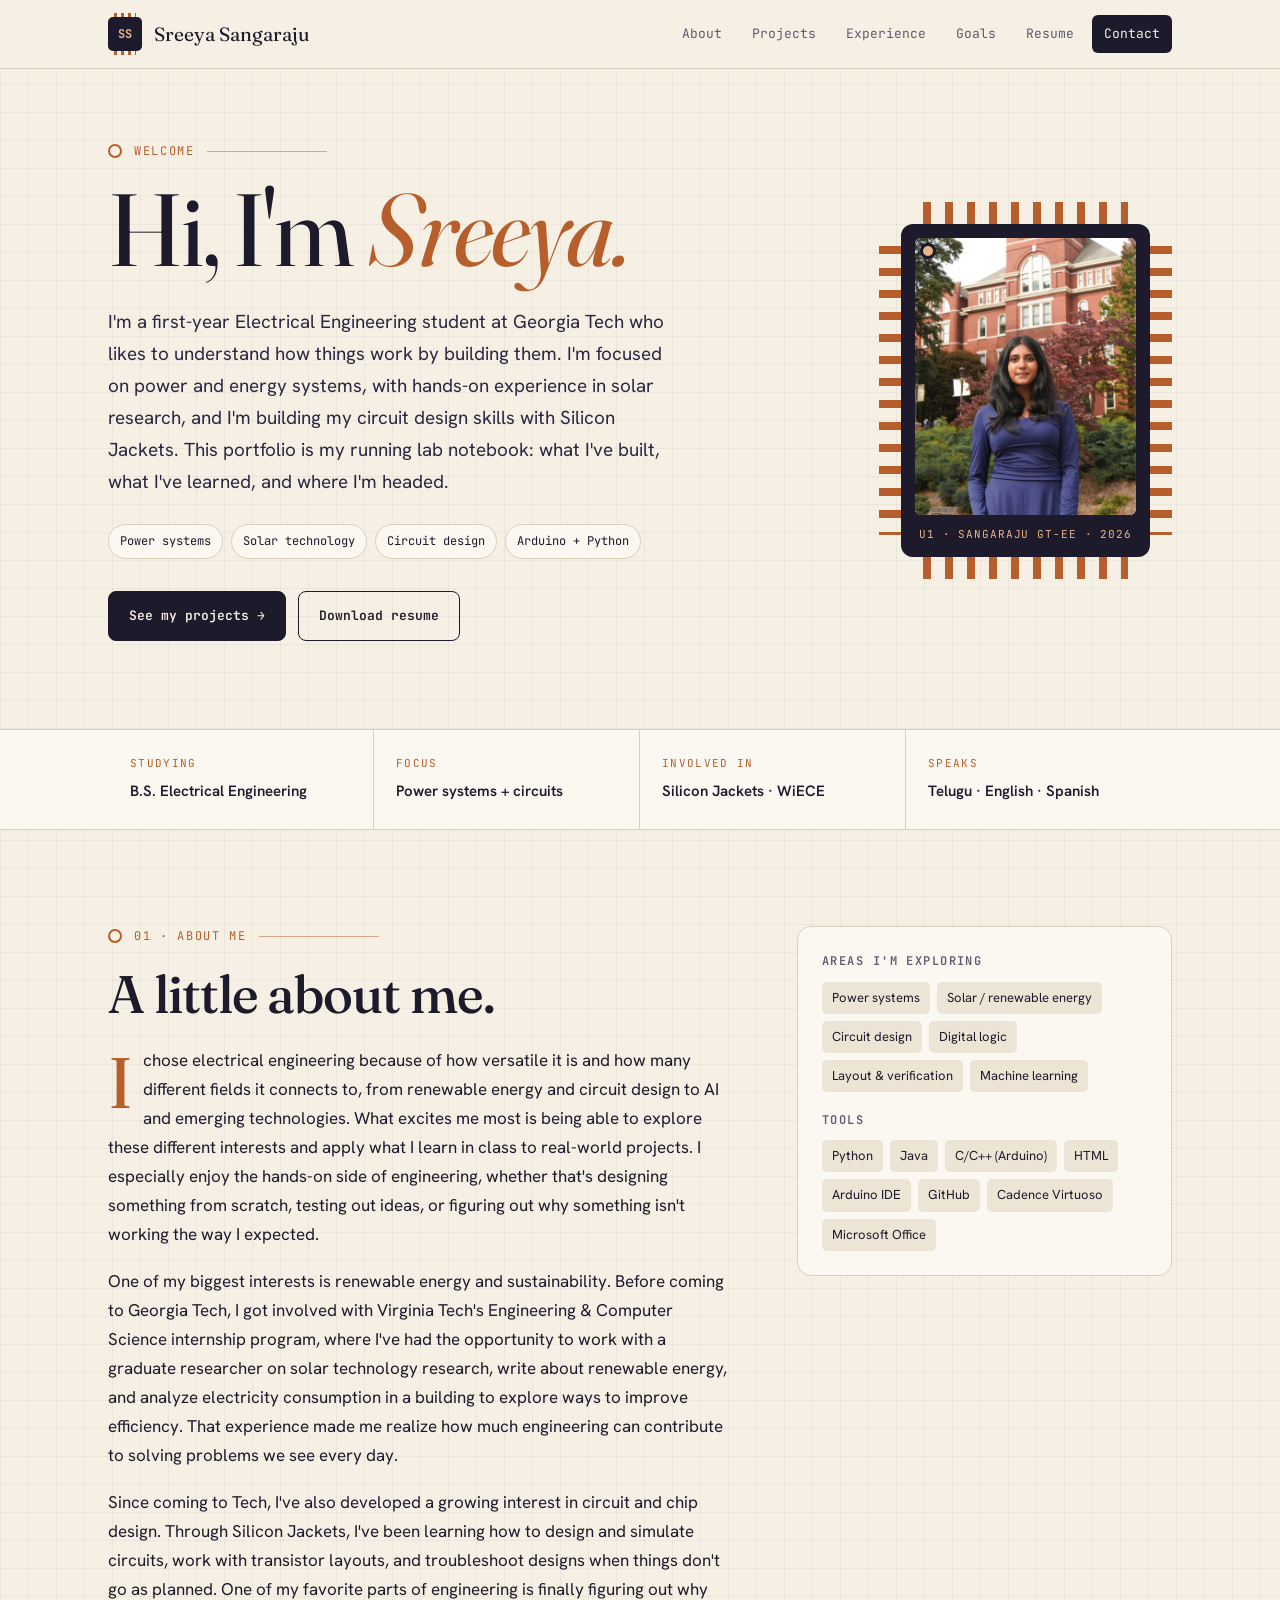
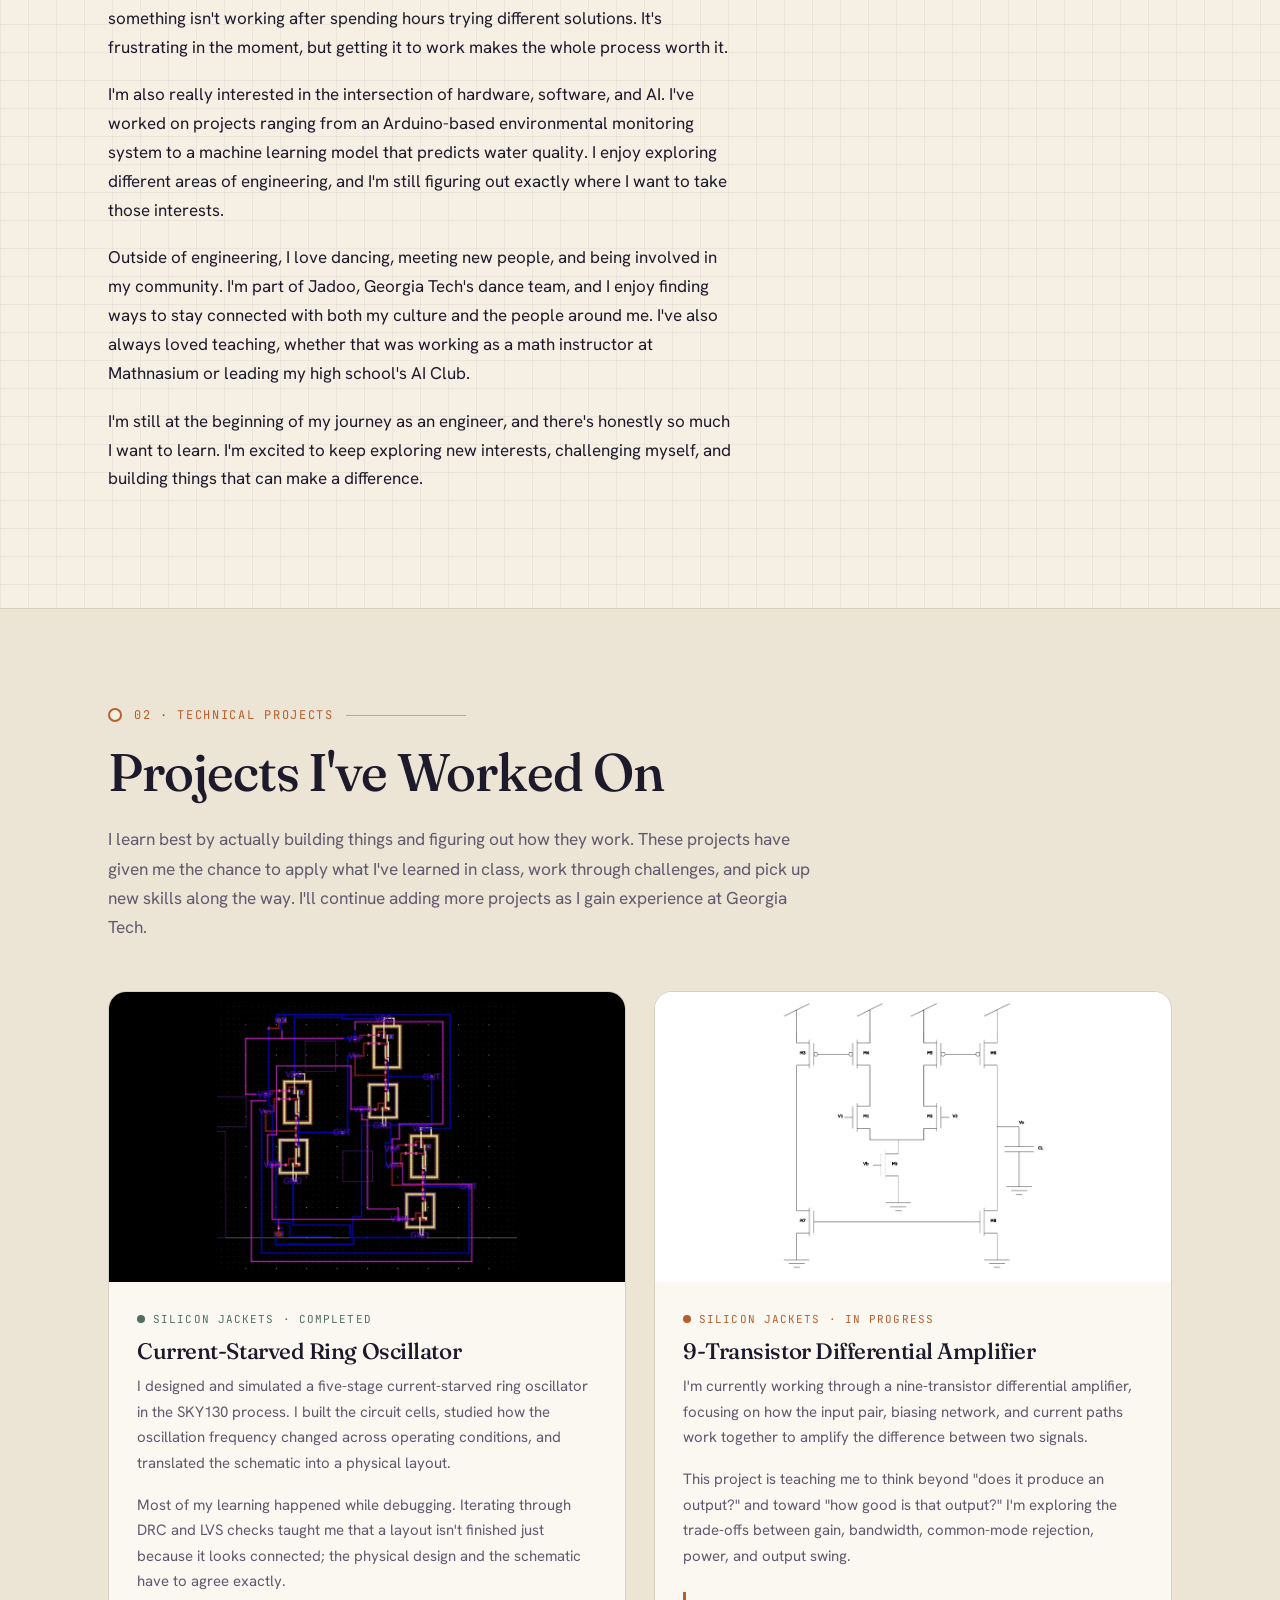
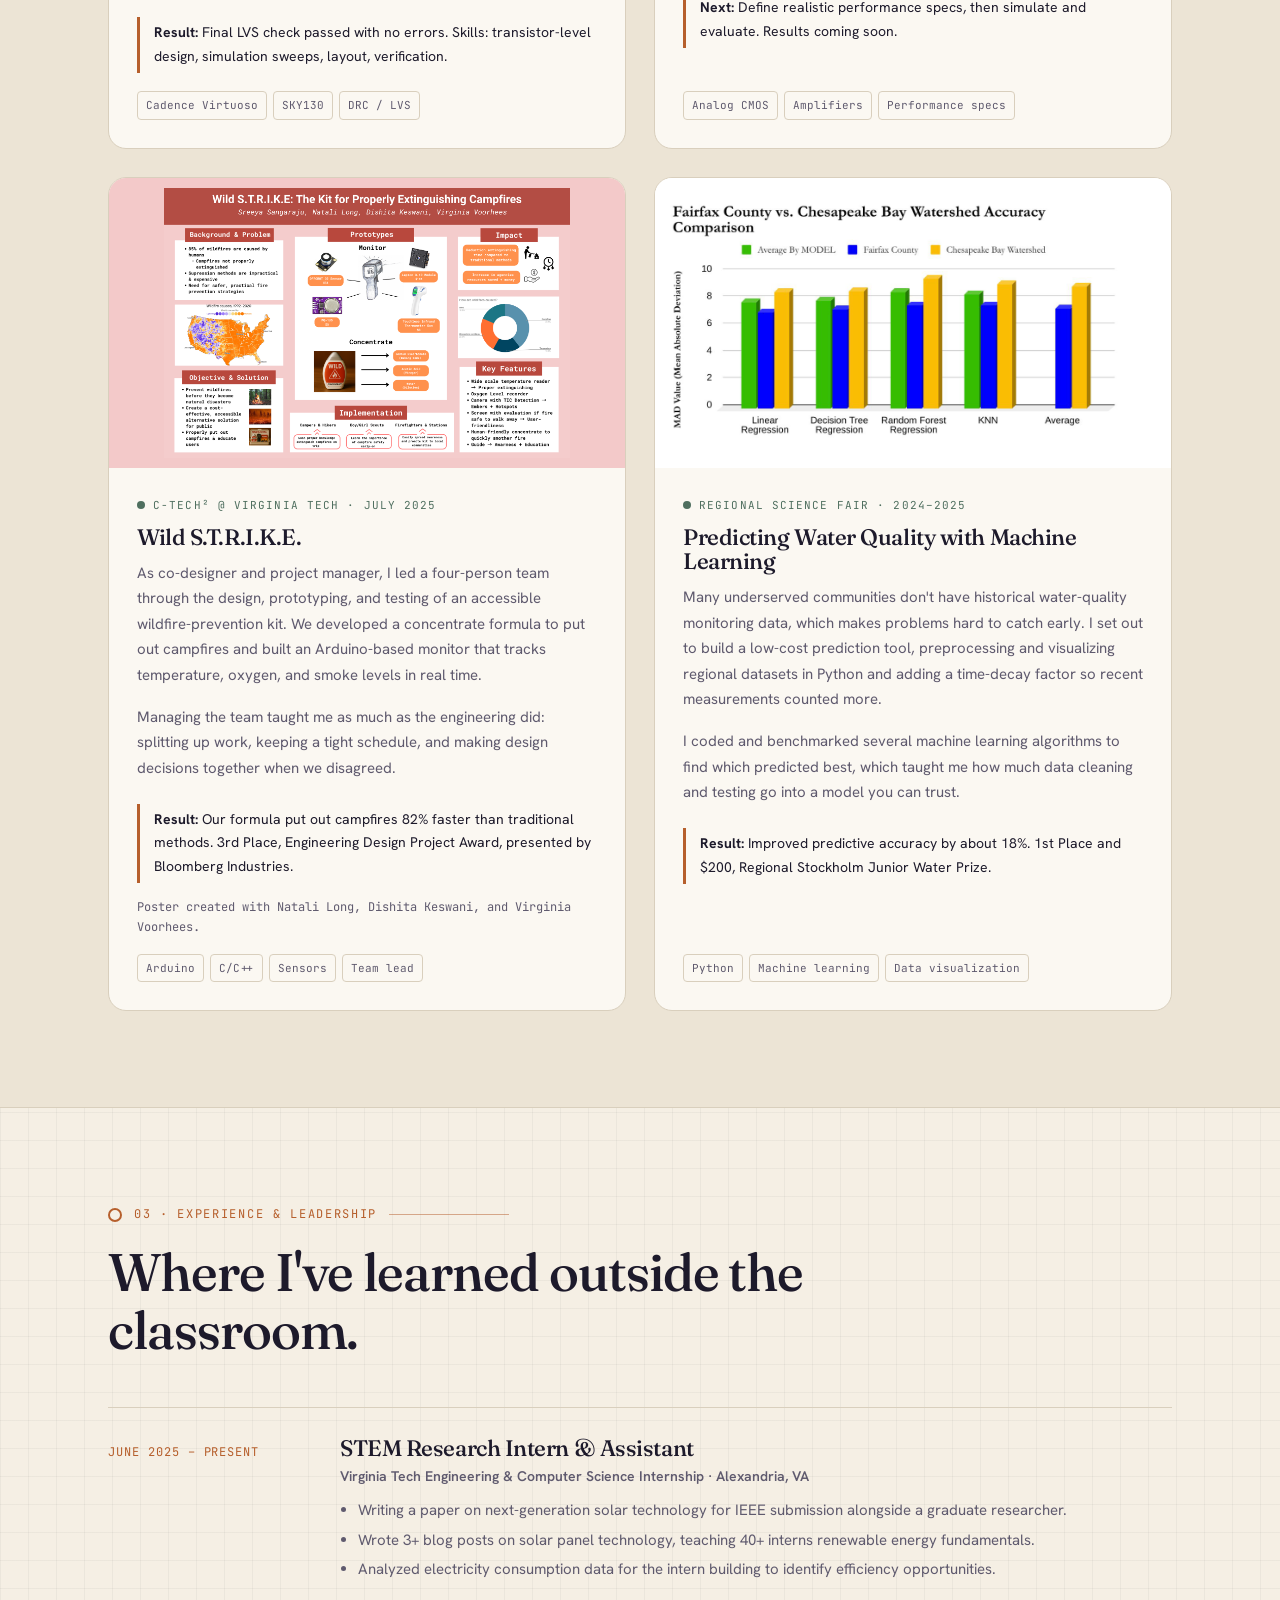
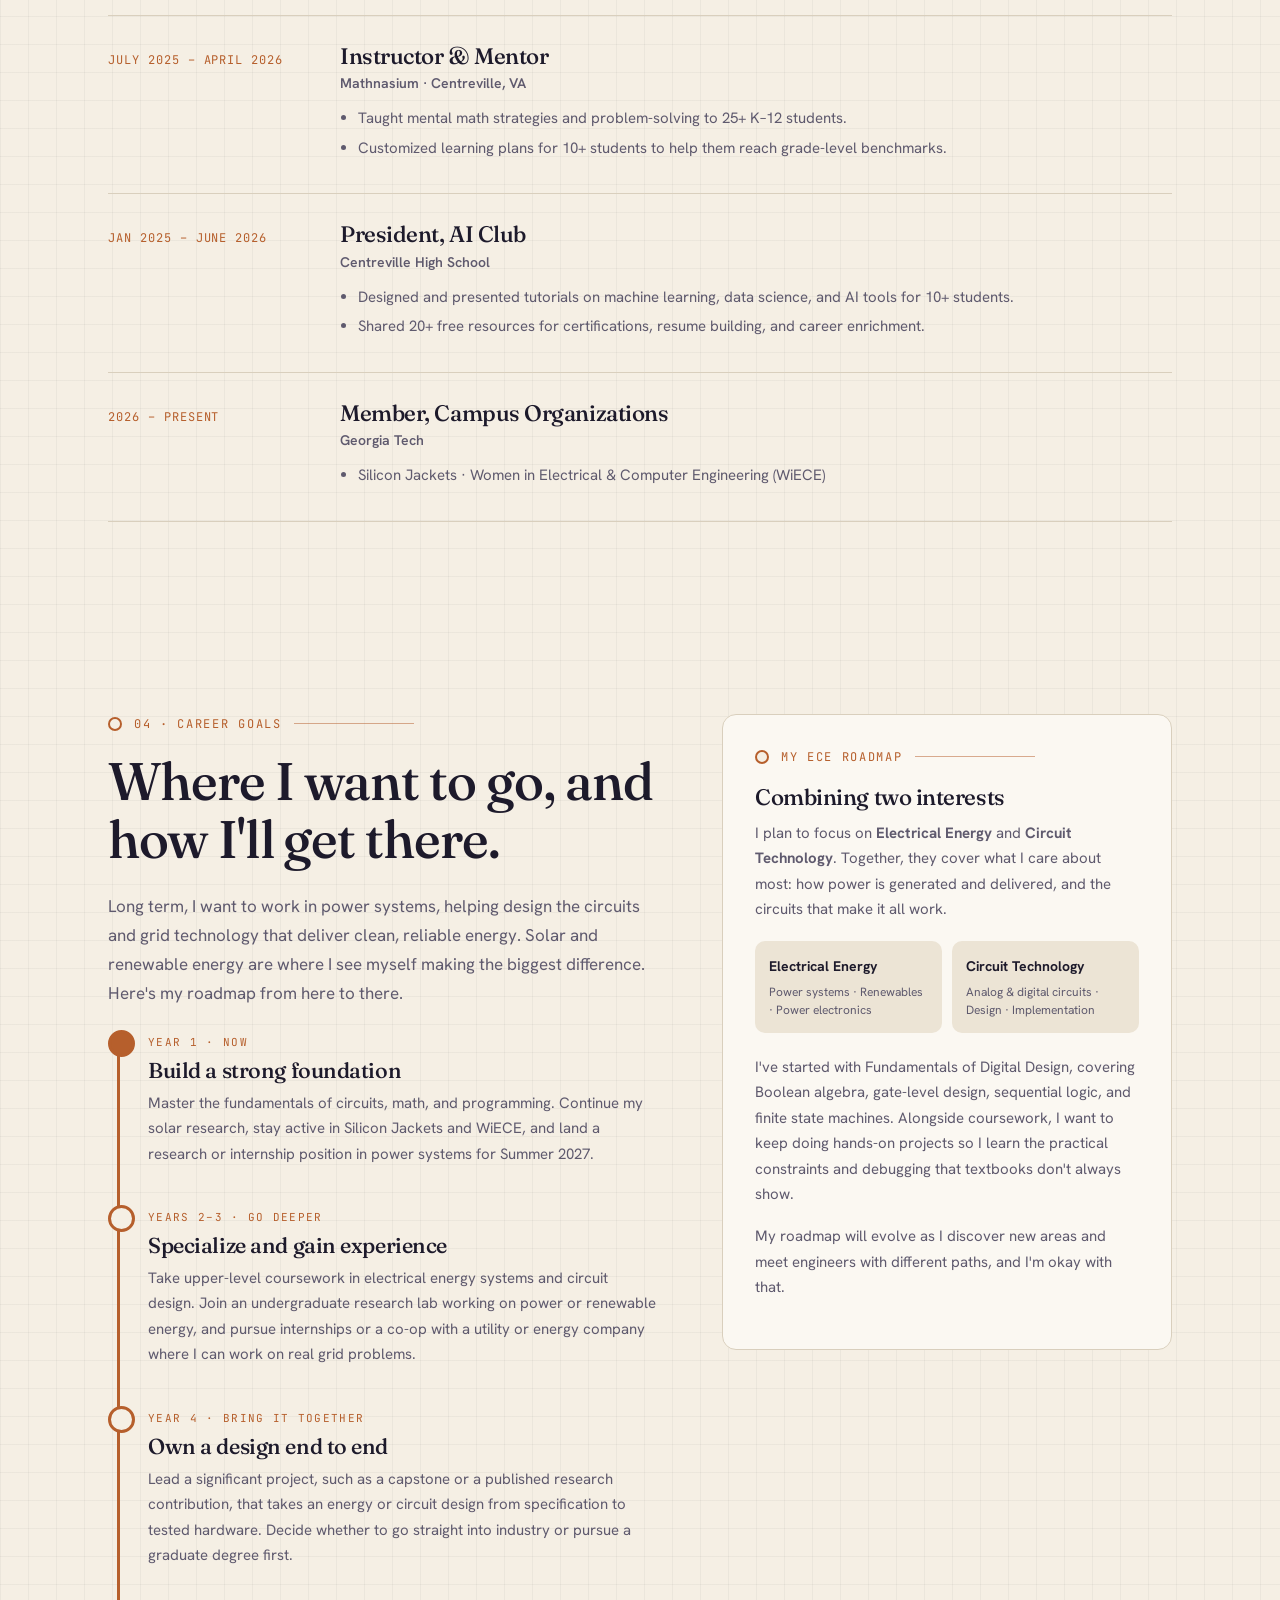
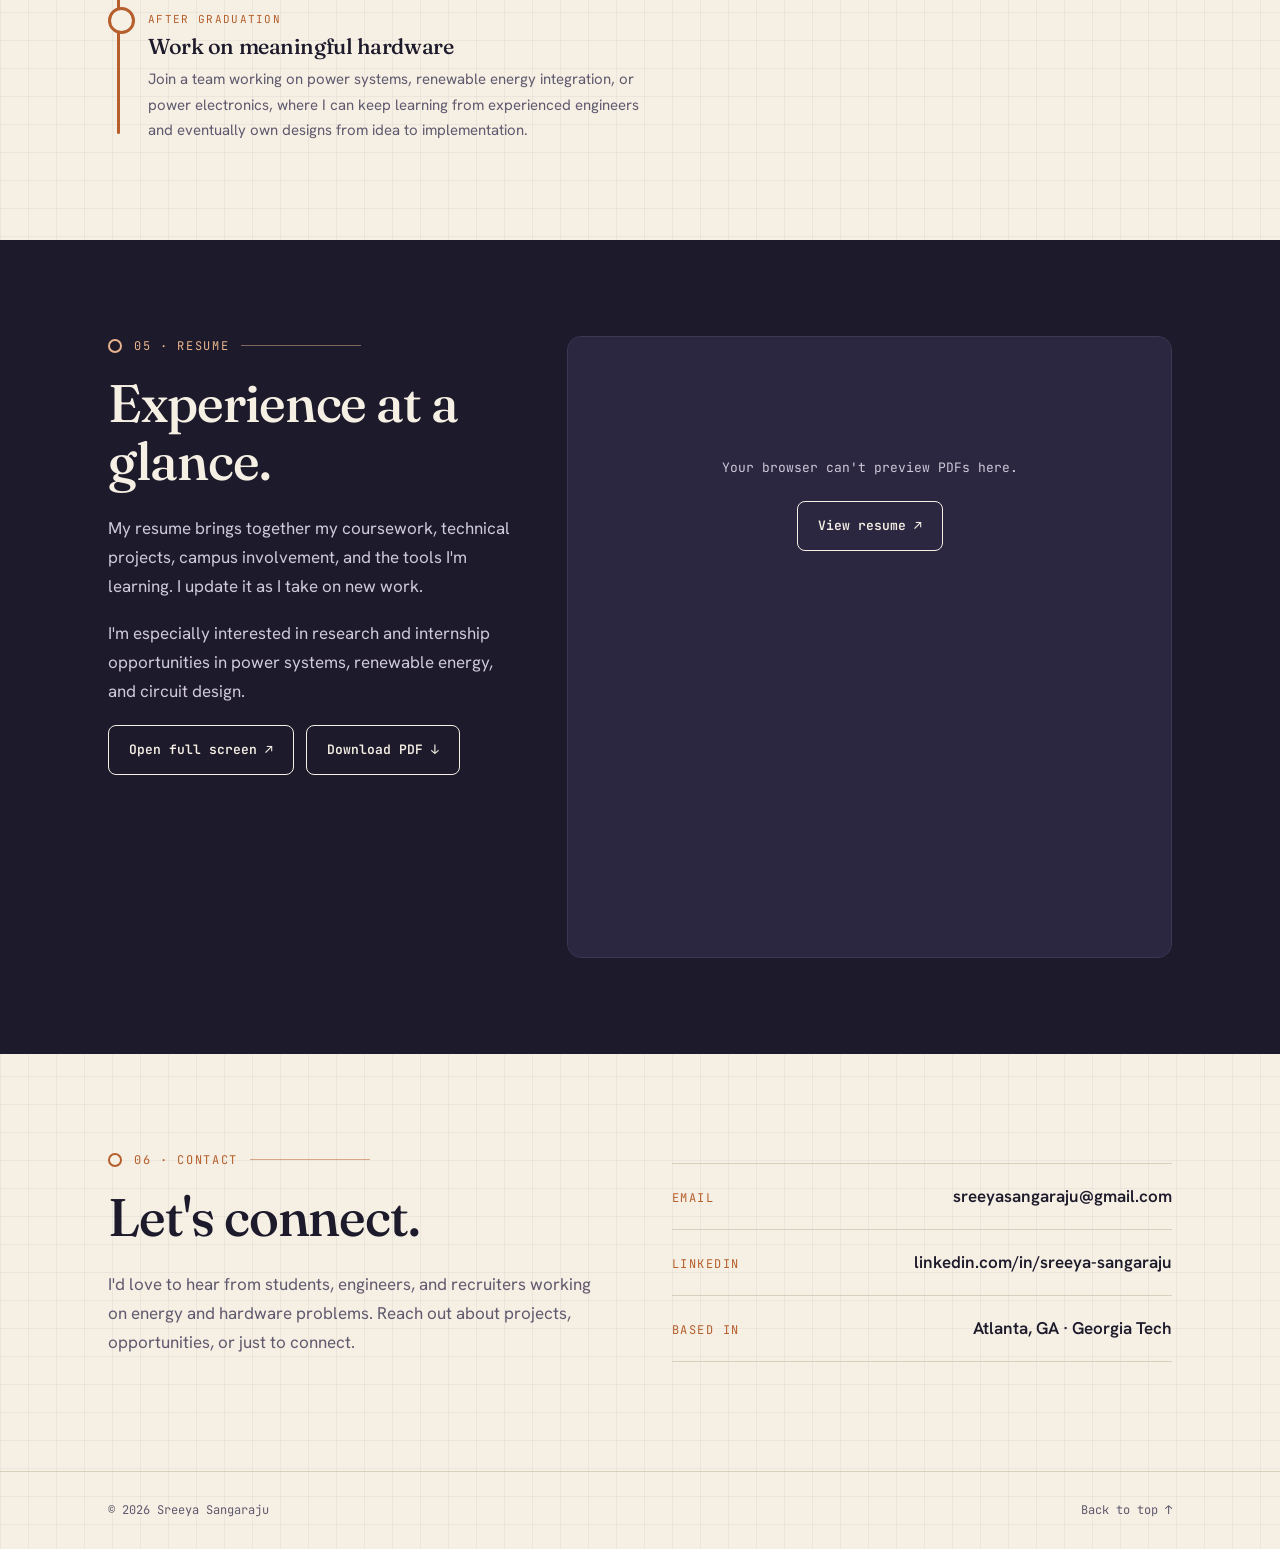
<file: index.html>
<!doctype html>
<html lang="en">
<head>
  <meta charset="utf-8">
  <meta name="viewport" content="width=device-width, initial-scale=1">
  <title>Sreeya Sangaraju | Electrical Engineering ePortfolio</title>
  <meta name="description" content="Sreeya Sangaraju, Electrical Engineering student at Georgia Tech. Power systems, renewable energy, and circuit design.">
  <link rel="preconnect" href="https://fonts.googleapis.com">
  <link rel="preconnect" href="https://fonts.gstatic.com" crossorigin>
  <link href="https://fonts.googleapis.com/css2?family=Fraunces:ital,opsz,wght@0,9..144,300..600;1,9..144,300..600&family=Hanken+Grotesk:wght@400;500;600;700&family=JetBrains+Mono:wght@400;600&display=swap" rel="stylesheet">
  <link rel="stylesheet" href="style.css">
</head>
<body>

<!-- =====================================================================
     HOW TO EDIT
     - Text: just change the words between the tags.
     - Photos: put your image in the /images folder using the filename
       shown in each data-ph="..." (e.g. images/headshot.jpg).
       The striped placeholder disappears automatically once the file exists.
     - Resume: save your PDF as resume.pdf next to this file.
     - Search for "EDIT" to find every spot that needs your info.
     ===================================================================== -->

<header class="nav">
  <div class="wrap">
    <a class="brand" href="#top"><span class="chip-mark">SS</span> Sreeya Sangaraju</a>
    <button class="menu-btn" aria-expanded="false" aria-controls="links">Menu</button>
    <nav class="nav-links" id="links" aria-label="Main">
      <a href="#about">About</a>
      <a href="#projects">Projects</a>
      <a href="#experience">Experience</a>
      <a href="#goals">Goals</a>
      <a href="#resume">Resume</a>
      <a class="cta" href="#contact">Contact</a>
    </nav>
  </div>
</header>

<main id="top">

  <!-- ============ WELCOME ============ -->
  <section class="hero">
    <div class="wrap">
      <div>
        <div class="label">Welcome</div>
        <h1>Hi, I'm <em>Sreeya.</em></h1>
        <p class="welcome">I'm a first-year Electrical Engineering student at Georgia Tech who likes to understand how things work by building them. I'm focused on power and energy systems, with hands-on experience in solar research, and I'm building my circuit design skills with Silicon Jackets. This portfolio is my running lab notebook: what I've built, what I've learned, and where I'm headed.</p>
        <div class="tags">
          <span class="tag">Power systems</span>
          <span class="tag">Solar technology</span>
          <span class="tag">Circuit design</span>
          <span class="tag">Arduino + Python</span>
        </div>
        <div class="actions">
          <a class="btn solid" href="#projects">See my projects →</a>
          <a class="btn ghost" href="resume.pdf" target="_blank" rel="noopener">Download resume</a>
        </div>
      </div>

      <!-- Headshot, framed like an IC package. EDIT: add images/headshot.jpg -->
      <div class="package" aria-label="Photo of Sreeya">
        <span class="pins t"></span><span class="pins b"></span><span class="pins l"></span><span class="pins r"></span>
        <div class="body">
          <div class="photo" data-ph="images/headshot.jpg">
            <img src="images/headshot.jpg" alt="Portrait of Sreeya Sangaraju" onerror="this.remove()">
          </div>
          <div class="marking"><span>U1 · SANGARAJU</span><span>GT-EE · 2026</span></div>
        </div>
      </div>
    </div>
  </section>

  <!-- Quick facts. EDIT any of these. -->
  <section class="facts" aria-label="Quick facts">
    <div class="wrap">
      <div class="fact"><small>Studying</small><b>B.S. Electrical Engineering</b></div>
      <div class="fact"><small>Focus</small><b>Power systems + circuits</b></div>
      <div class="fact"><small>Involved in</small><b>Silicon Jackets · WiECE</b></div>
      <div class="fact"><small>Speaks</small><b>Telugu · English · Spanish</b></div>
    </div>
  </section>

  <!-- ============ ABOUT ME ============ -->
  <section id="about">
    <div class="wrap about-grid">
      <div class="about-text">
        <div class="label">01 · About me</div>
        <h2>A little about me.</h2>

        <p>I chose electrical engineering because of how versatile it is and how many different fields it connects to, from renewable energy and circuit design to AI and emerging technologies. What excites me most is being able to explore these different interests and apply what I learn in class to real-world projects. I especially enjoy the hands-on side of engineering, whether that's designing something from scratch, testing out ideas, or figuring out why something isn't working the way I expected.</p>

        <p>One of my biggest interests is renewable energy and sustainability. Before coming to Georgia Tech, I got involved with Virginia Tech's Engineering &amp; Computer Science internship program, where I've had the opportunity to work with a graduate researcher on solar technology research, write about renewable energy, and analyze electricity consumption in a building to explore ways to improve efficiency. That experience made me realize how much engineering can contribute to solving problems we see every day.</p>

        <p>Since coming to Tech, I've also developed a growing interest in circuit and chip design. Through Silicon Jackets, I've been learning how to design and simulate circuits, work with transistor layouts, and troubleshoot designs when things don't go as planned. One of my favorite parts of engineering is finally figuring out why something isn't working after spending hours trying different solutions. It's frustrating in the moment, but getting it to work makes the whole process worth it.</p>

        <p>I'm also really interested in the intersection of hardware, software, and AI. I've worked on projects ranging from an Arduino-based environmental monitoring system to a machine learning model that predicts water quality. I enjoy exploring different areas of engineering, and I'm still figuring out exactly where I want to take those interests.</p>

        <p>Outside of engineering, I love dancing, meeting new people, and being involved in my community. I'm part of Jadoo, Georgia Tech's dance team, and I enjoy finding ways to stay connected with both my culture and the people around me. I've also always loved teaching, whether that was working as a math instructor at Mathnasium or leading my high school's AI Club.</p>

        <p>I'm still at the beginning of my journey as an engineer, and there's honestly so much I want to learn. I'm excited to keep exploring new interests, challenging myself, and building things that can make a difference.</p>
      </div>

      <aside class="about-side">
        <div class="toolbox">
          <h4>Areas I'm exploring</h4>
          <div class="chips">
            <span>Power systems</span><span>Solar / renewable energy</span><span>Circuit design</span>
            <span>Digital logic</span><span>Layout &amp; verification</span><span>Machine learning</span>
          </div>
          <h4>Tools</h4>
          <div class="chips">
            <span>Python</span><span>Java</span><span>C/C++ (Arduino)</span><span>HTML</span>
            <span>Arduino IDE</span><span>GitHub</span><span>Cadence Virtuoso</span><span>Microsoft Office</span>
          </div>
        </div>
      </aside>
    </div>
  </section>

  <!-- ============ PROJECTS ============ -->
  <section id="projects" class="projects">
    <div class="wrap">
      <div class="intro">
        <div class="label">02 · Technical projects</div>
        <h2>Projects I've Worked On</h2>
        <p>I learn best by actually building things and figuring out how they work. These projects have given me the chance to apply what I've learned in class, work through challenges, and pick up new skills along the way. I'll continue adding more projects as I gain experience at Georgia Tech.</p>
      </div>

      <!-- Discovery Project Feature goes here (add before the Showcase). -->

      <div class="project-grid">
        <article class="project">
          <!-- EDIT: add a screenshot of your layout as images/ring-oscillator.png -->
          <div class="photo contain" style="background:#000" data-ph="images/ring-oscillator.png">
            <img src="images/ring-oscillator.png" alt="Layout of a five-stage current-starved ring oscillator in Cadence Virtuoso" onerror="this.remove()">
          </div>
          <div class="project-body">
            <div class="status">Silicon Jackets · Completed</div>
            <h3>Current-Starved Ring Oscillator</h3>
            <p>I designed and simulated a five-stage current-starved ring oscillator in the SKY130 process. I built the circuit cells, studied how the oscillation frequency changed across operating conditions, and translated the schematic into a physical layout.</p>
            <p>Most of my learning happened while debugging. Iterating through DRC and LVS checks taught me that a layout isn't finished just because it looks connected; the physical design and the schematic have to agree exactly.</p>
            <div class="takeaway"><b>Result:</b> Final LVS check passed with no errors. Skills: transistor-level design, simulation sweeps, layout, verification.</div>
            <div class="stack"><span>Cadence Virtuoso</span><span>SKY130</span><span>DRC / LVS</span></div>
          </div>
        </article>

        <article class="project">
          <!-- EDIT: add your schematic screenshot as images/diff-amp.png -->
          <div class="photo contain" style="background:#fff" data-ph="images/diff-amp.png">
            <img src="images/diff-amp.png" alt="Schematic of a nine-transistor differential amplifier" onerror="this.remove()">
          </div>
          <div class="project-body">
            <div class="status wip">Silicon Jackets · In progress</div>
            <h3>9-Transistor Differential Amplifier</h3>
            <p>I'm currently working through a nine-transistor differential amplifier, focusing on how the input pair, biasing network, and current paths work together to amplify the difference between two signals.</p>
            <p>This project is teaching me to think beyond "does it produce an output?" and toward "how good is that output?" I'm exploring the trade-offs between gain, bandwidth, common-mode rejection, power, and output swing.</p>
            <div class="takeaway"><b>Next:</b> Define realistic performance specs, then simulate and evaluate. Results coming soon.</div>
            <div class="stack"><span>Analog CMOS</span><span>Amplifiers</span><span>Performance specs</span></div>
          </div>
        </article>

        <article class="project">
          <!-- EDIT: add a photo of your kit or prototype as images/wild-strike.png -->
          <div class="photo contain" style="background:#f3c9c9" data-ph="images/wild-strike.png">
            <img src="images/wild-strike.png" alt="Wild S.T.R.I.K.E. wildfire-prevention kit prototype" onerror="this.remove()">
          </div>
          <div class="project-body">
            <div class="status">C-Tech² @ Virginia Tech · July 2025</div>
            <h3>Wild S.T.R.I.K.E.</h3>
            <p>As co-designer and project manager, I led a four-person team through the design, prototyping, and testing of an accessible wildfire-prevention kit. We developed a concentrate formula to put out campfires and built an Arduino-based monitor that tracks temperature, oxygen, and smoke levels in real time.</p>
            <p>Managing the team taught me as much as the engineering did: splitting up work, keeping a tight schedule, and making design decisions together when we disagreed.</p>
            <div class="takeaway"><b>Result:</b> Our formula put out campfires 82% faster than traditional methods. 3rd Place, Engineering Design Project Award, presented by Bloomberg Industries.</div>
            <p class="credit">Poster created with Natali Long, Dishita Keswani, and Virginia Voorhees.</p>
            <div class="stack"><span>Arduino</span><span>C/C++</span><span>Sensors</span><span>Team lead</span></div>
          </div>
        </article>

        <article class="project">
          <!-- EDIT: add a chart or screenshot from your model as images/water-quality.png -->
          <div class="photo contain" style="background:#fff" data-ph="images/water-quality.png">
            <img src="images/water-quality.png" alt="Water quality prediction results chart" onerror="this.remove()">
          </div>
          <div class="project-body">
            <div class="status">Regional Science Fair · 2024–2025</div>
            <h3>Predicting Water Quality with Machine Learning</h3>
            <p>Many underserved communities don't have historical water-quality monitoring data, which makes problems hard to catch early. I set out to build a low-cost prediction tool, preprocessing and visualizing regional datasets in Python and adding a time-decay factor so recent measurements counted more.</p>
            <p>I coded and benchmarked several machine learning algorithms to find which predicted best, which taught me how much data cleaning and testing go into a model you can trust.</p>
            <div class="takeaway"><b>Result:</b> Improved predictive accuracy by about 18%. 1st Place and $200, Regional Stockholm Junior Water Prize.</div>
            <div class="stack"><span>Python</span><span>Machine learning</span><span>Data visualization</span></div>
          </div>
        </article>

        <!-- TO ADD A NEW PROJECT: copy one <article class="project"> ... </article> block above,
             paste it here, and change the image, text, and tags. -->
      </div>
    </div>
  </section>

  <!-- ============ EXPERIENCE & LEADERSHIP ============ -->
  <section id="experience">
    <div class="wrap">
      <div class="intro">
        <div class="label">03 · Experience &amp; leadership</div>
        <h2>Where I've learned outside the classroom.</h2>
      </div>
      <div class="xp-list">
        <article class="xp">
          <div class="xp-when">June 2025 – Present</div>
          <div>
            <h3>STEM Research Intern &amp; Assistant</h3>
            <div class="xp-org">Virginia Tech Engineering &amp; Computer Science Internship · Alexandria, VA</div>
            <ul>
              <li>Writing a paper on next-generation solar technology for IEEE submission alongside a graduate researcher.</li>
              <li>Wrote 3+ blog posts on solar panel technology, teaching 40+ interns renewable energy fundamentals.</li>
              <li>Analyzed electricity consumption data for the intern building to identify efficiency opportunities.</li>
            </ul>
          </div>
        </article>
        <article class="xp">
          <div class="xp-when">July 2025 – April 2026</div>
          <div>
            <h3>Instructor &amp; Mentor</h3>
            <div class="xp-org">Mathnasium · Centreville, VA</div>
            <ul>
              <li>Taught mental math strategies and problem-solving to 25+ K–12 students.</li>
              <li>Customized learning plans for 10+ students to help them reach grade-level benchmarks.</li>
            </ul>
          </div>
        </article>
        <article class="xp">
          <div class="xp-when">Jan 2025 – June 2026</div>
          <div>
            <h3>President, AI Club</h3>
            <div class="xp-org">Centreville High School</div>
            <ul>
              <li>Designed and presented tutorials on machine learning, data science, and AI tools for 10+ students.</li>
              <li>Shared 20+ free resources for certifications, resume building, and career enrichment.</li>
            </ul>
          </div>
        </article>
        <article class="xp">
          <div class="xp-when">2026 – Present</div>
          <div>
            <h3>Member, Campus Organizations</h3>
            <div class="xp-org">Georgia Tech</div>
            <ul>
              <li>Silicon Jackets · Women in Electrical &amp; Computer Engineering (WiECE)</li>
            </ul>
          </div>
        </article>
      </div>
    </div>
  </section>

  <!-- ============ CAREER GOALS ============ -->
  <section id="goals">
    <div class="wrap goals-grid">
      <div>
        <div class="label">04 · Career goals</div>
        <h2>Where I want to go, and how I'll get there.</h2>
        <p class="muted">Long term, I want to work in power systems, helping design the circuits and grid technology that deliver clean, reliable energy. Solar and renewable energy are where I see myself making the biggest difference. Here's my roadmap from here to there.</p>

        <div class="trace">
          <div class="step now">
            <small>Year 1 · Now</small>
            <h3>Build a strong foundation</h3>
            <p>Master the fundamentals of circuits, math, and programming. Continue my solar research, stay active in Silicon Jackets and WiECE, and land a research or internship position in power systems for Summer 2027.</p>
          </div>
          <div class="step">
            <small>Years 2–3 · Go deeper</small>
            <h3>Specialize and gain experience</h3>
            <p>Take upper-level coursework in electrical energy systems and circuit design. Join an undergraduate research lab working on power or renewable energy, and pursue internships or a co-op with a utility or energy company where I can work on real grid problems.</p>
          </div>
          <div class="step">
            <small>Year 4 · Bring it together</small>
            <h3>Own a design end to end</h3>
            <p>Lead a significant project, such as a capstone or a published research contribution, that takes an energy or circuit design from specification to tested hardware. Decide whether to go straight into industry or pursue a graduate degree first.</p>
          </div>
          <div class="step">
            <small>After graduation</small>
            <h3>Work on meaningful hardware</h3>
            <p>Join a team working on power systems, renewable energy integration, or power electronics, where I can keep learning from experienced engineers and eventually own designs from idea to implementation.</p>
          </div>
        </div>
      </div>

      <aside class="threads">
        <div class="label">My ECE roadmap</div>
        <h3>Combining two interests</h3>
        <!-- EDIT: change these if your planned tracks change -->
        <p>I plan to focus on <b>Electrical Energy</b> and <b>Circuit Technology</b>. Together, they cover what I care about most: how power is generated and delivered, and the circuits that make it all work.</p>
        <div class="thread-pair">
          <div><b>Electrical Energy</b><small>Power systems · Renewables · Power electronics</small></div>
          <div><b>Circuit Technology</b><small>Analog &amp; digital circuits · Design · Implementation</small></div>
        </div>
        <p>I've started with Fundamentals of Digital Design, covering Boolean algebra, gate-level design, sequential logic, and finite state machines. Alongside coursework, I want to keep doing hands-on projects so I learn the practical constraints and debugging that textbooks don't always show.</p>
        <p>My roadmap will evolve as I discover new areas and meet engineers with different paths, and I'm okay with that.</p>
      </aside>
    </div>
  </section>

  <!-- ============ RESUME ============ -->
  <section id="resume" class="resume">
    <div class="wrap resume-grid">
      <div>
        <div class="label">05 · Resume</div>
        <h2>Experience at a glance.</h2>
        <p>My resume brings together my coursework, technical projects, campus involvement, and the tools I'm learning. I update it as I take on new work.</p>
        <p>I'm especially interested in research and internship opportunities in power systems, renewable energy, and circuit design.</p>
        <div class="actions">
          <a class="btn light" href="resume.pdf" target="_blank" rel="noopener">Open full screen ↗</a>
          <a class="btn light" href="resume.pdf" download>Download PDF ↓</a>
        </div>
      </div>
      <!-- Shows your resume.pdf right on the page (desktop). On phones, the buttons are used instead. -->
      <div class="resume-viewer">
        <object data="resume.pdf#view=FitH" type="application/pdf" aria-label="Sreeya Sangaraju resume">
          <div class="resume-fallback">Your browser can't preview PDFs here.<br><br><a class="btn light" href="resume.pdf" target="_blank" rel="noopener">View resume ↗</a></div>
        </object>
      </div>
    </div>
  </section>

  <!-- ============ CONTACT ============ -->
  <section id="contact">
    <div class="wrap contact-grid">
      <div>
        <div class="label">06 · Contact</div>
        <h2>Let's connect.</h2>
        <p class="muted">I'd love to hear from students, engineers, and recruiters working on energy and hardware problems. Reach out about projects, opportunities, or just to connect.</p>
      </div>
      <ul class="contact-list">
        <li><span>Email</span><a href="mailto:sreeyasangaraju@gmail.com">sreeyasangaraju@gmail.com</a></li>
        <li><span>LinkedIn</span><a href="https://www.linkedin.com/in/sreeya-sangaraju-808489310" target="_blank" rel="noopener">linkedin.com/in/sreeya-sangaraju</a></li>
        <li><span>Based in</span><a href="#top">Atlanta, GA · Georgia Tech</a></li>
      </ul>
    </div>
  </section>
</main>

<footer>
  <div class="wrap">
    <span>© <span id="year">2026</span> Sreeya Sangaraju</span>
    <a href="#top">Back to top ↑</a>
  </div>
</footer>

<script src="site.js"></script>
</body>
</html>
</file>
<file: style.css>
/* ==========================================================
   Sreeya Sangaraju — ePortfolio styles
   Theme: "engineering notebook" — graph paper, ink, copper traces.
   To change colors site-wide, edit the variables in :root.
   ========================================================== */

:root {
  --paper: #f5efe4;        /* page background */
  --paper-2: #ece4d5;      /* slightly darker panels */
  --card: #fbf8f2;         /* cards */
  --ink: #1d1a2b;          /* main text / dark sections */
  --ink-2: #2b2740;
  --muted: #5f5a6e;
  --line: #d9cfbd;
  --grid: rgba(29, 26, 43, .045);
  --copper: #b65f2c;       /* accent (circuit copper) */
  --copper-soft: #e9b48d;
  --sage: #4f6f5f;         /* secondary accent */
  --radius: 14px;

  --serif: 'Fraunces', Georgia, serif;
  --sans: 'Hanken Grotesk', system-ui, sans-serif;
  --mono: 'JetBrains Mono', ui-monospace, monospace;
}

* { box-sizing: border-box; }
html { scroll-behavior: smooth; scroll-padding-top: 80px; }
body {
  margin: 0;
  color: var(--ink);
  font-family: var(--sans);
  font-size: 17px;
  line-height: 1.7;
  background-color: var(--paper);
  background-image:
    linear-gradient(var(--grid) 1px, transparent 1px),
    linear-gradient(90deg, var(--grid) 1px, transparent 1px);
  background-size: 28px 28px;
}
img { max-width: 100%; display: block; }
a { color: inherit; }
::selection { background: var(--copper-soft); color: var(--ink); }

.wrap { max-width: 1120px; margin: 0 auto; padding: 0 28px; }
p { margin: 0 0 1.1em; }
h1, h2, h3 { font-family: var(--serif); font-weight: 500; line-height: 1.1; margin: 0; letter-spacing: -.02em; }
h2 { font-size: clamp(2.1rem, 4.2vw, 3.3rem); margin-bottom: .45em; }
h3 { font-size: 1.4rem; margin-bottom: .5em; }
em.hand { font-style: italic; color: var(--copper); }
.mono { font-family: var(--mono); }
.muted { color: var(--muted); }

/* ---------- Navigation ---------- */
.nav {
  position: sticky; top: 0; z-index: 40;
  background: rgba(245, 239, 228, .92);
  backdrop-filter: blur(10px);
  border-bottom: 1px solid var(--line);
}
.nav .wrap { display: flex; align-items: center; justify-content: space-between; min-height: 68px; gap: 20px; }
.brand { display: flex; align-items: center; gap: 12px; text-decoration: none; font-family: var(--serif); font-size: 1.2rem; }
.chip-mark {
  position: relative; width: 34px; height: 34px; border-radius: 5px;
  background: var(--ink); color: var(--copper-soft);
  display: grid; place-items: center; font-family: var(--mono); font-size: 12px; font-weight: 700;
}
.chip-mark::before, .chip-mark::after {
  content: ""; position: absolute; left: 6px; right: 6px; height: 4px;
  background: repeating-linear-gradient(90deg, var(--copper) 0 3px, transparent 3px 7px);
}
.chip-mark::before { top: -4px; }
.chip-mark::after { bottom: -4px; }
.nav-links { display: flex; gap: 6px; align-items: center; }
.nav-links a {
  font-family: var(--mono); font-size: 13px; text-decoration: none;
  padding: 8px 12px; border-radius: 6px; color: var(--muted);
}
.nav-links a:hover, .nav-links a.active { color: var(--ink); background: var(--paper-2); }
.nav-links a.cta { background: var(--ink); color: var(--paper); }
.nav-links a.cta:hover { background: var(--copper); color: #fff; }
.menu-btn { display: none; background: none; border: 1px solid var(--line); border-radius: 6px; padding: 6px 10px; font: 600 13px var(--mono); color: var(--ink); cursor: pointer; }

/* ---------- Section labels (the "net labels") ---------- */
section { padding: 96px 0; position: relative; }
.label {
  display: flex; align-items: center; gap: 12px;
  font-family: var(--mono); font-size: 12px; letter-spacing: .14em; text-transform: uppercase;
  color: var(--copper); margin-bottom: 18px;
}
.label::before {
  content: ""; width: 10px; height: 10px; border-radius: 50%;
  border: 2px solid var(--copper); background: var(--paper); flex: none;
}
.label::after { content: ""; height: 1px; flex: 1; max-width: 120px; background: var(--copper); opacity: .5; }
.intro { max-width: 720px; margin-bottom: 48px; }
.intro p { font-size: 1.08rem; color: var(--muted); }

/* ---------- Photo slots ----------
   Each .photo shows a placeholder until you add the image file
   listed in its data-ph attribute to the /images folder. */
.photo {
  position: relative; overflow: hidden; border-radius: 10px;
  background: repeating-linear-gradient(135deg, var(--paper-2) 0 10px, #e4dac8 10px 20px);
  display: grid; place-items: center; min-height: 200px;
}
.photo::before {
  content: "[ add " attr(data-ph) " ]";
  font-family: var(--mono); font-size: 12px; color: var(--muted); padding: 16px; text-align: center;
}
.photo img { position: absolute; inset: 0; width: 100%; height: 100%; object-fit: cover; }
.photo.contain img { object-fit: contain; padding: 10px; }
.photo.contain::before, .photo.no-label::before { content: none; }
figure { margin: 0; }
figcaption { font-family: var(--mono); font-size: 12px; color: var(--muted); margin-top: 10px; }
figcaption b { color: var(--copper); font-weight: 600; }

/* ---------- Hero / Welcome ---------- */
.hero { padding: 72px 0 88px; }
.hero .wrap { display: grid; grid-template-columns: 1.15fr .85fr; gap: 64px; align-items: center; }
.hero h1 { font-size: clamp(3.4rem, 8vw, 6.4rem); font-weight: 400; line-height: .98; margin: 6px 0 26px; }
.hero h1 em { font-style: italic; color: var(--copper); }
.hero .welcome { font-size: 1.18rem; max-width: 560px; color: var(--ink-2); }
.tags { display: flex; flex-wrap: wrap; gap: 8px; margin: 26px 0 32px; }
.tag { font-family: var(--mono); font-size: 12px; padding: 6px 11px; border: 1px solid var(--line); border-radius: 99px; background: var(--card); }
.actions { display: flex; flex-wrap: wrap; gap: 12px; }
.btn {
  display: inline-flex; align-items: center; gap: 8px; text-decoration: none;
  font-family: var(--mono); font-size: 13px; font-weight: 600;
  padding: 13px 20px; border-radius: 8px; border: 1.5px solid var(--ink);
  transition: transform .15s, background .15s, color .15s;
}
.btn:hover { transform: translateY(-2px); }
.btn.solid { background: var(--ink); color: var(--paper); }
.btn.solid:hover { background: var(--copper); border-color: var(--copper); }
.btn.ghost:hover { background: var(--ink); color: var(--paper); }
.btn.light { border-color: var(--paper); color: var(--paper); }
.btn.light:hover { background: var(--paper); color: var(--ink); }

/* Headshot framed as an IC package */
.package { position: relative; padding: 22px; max-width: 400px; margin-left: auto; }
.package .pins { position: absolute; background: repeating-linear-gradient(var(--dir, 90deg), var(--copper) 0 8px, transparent 8px 22px); }
.package .pins.t, .package .pins.b { left: 44px; right: 44px; height: 22px; --dir: 90deg; }
.package .pins.l, .package .pins.r { top: 44px; bottom: 44px; width: 22px; --dir: 180deg; }
.package .pins.t { top: 0; } .package .pins.b { bottom: 0; }
.package .pins.l { left: 0; } .package .pins.r { right: 0; }
.package .body { background: var(--ink); border-radius: 12px; padding: 14px; position: relative; }
.package .body::after { /* pin-1 dot */
  content: ""; position: absolute; top: 22px; left: 22px; width: 10px; height: 10px; border-radius: 50%;
  background: var(--copper-soft); z-index: 2; box-shadow: 0 0 0 3px var(--ink);
}
.package .photo { aspect-ratio: 4/5; min-height: 0; border-radius: 6px; }
.package .marking { display: flex; justify-content: space-between; font-family: var(--mono); font-size: 11px; color: var(--copper-soft); padding: 10px 4px 0; letter-spacing: .08em; }

/* Quick facts strip */
.facts { border-top: 1px solid var(--line); border-bottom: 1px solid var(--line); background: var(--card); padding: 0; }
.facts .wrap { display: grid; grid-template-columns: repeat(4, 1fr); }
.fact { padding: 24px 22px; border-right: 1px solid var(--line); }
.fact:last-child { border-right: 0; }
.fact small { display: block; font-family: var(--mono); font-size: 11px; letter-spacing: .12em; text-transform: uppercase; color: var(--copper); margin-bottom: 4px; }
.fact b { font-weight: 600; font-size: 15px; }

/* ---------- About ---------- */
.about-grid { display: grid; grid-template-columns: 1.25fr .75fr; gap: 64px; align-items: start; }
.about-text p:first-of-type::first-letter {
  font-family: var(--serif); float: left; font-size: 4.2em; line-height: .85; padding: 6px 10px 0 0; color: var(--copper);
}
.about-side { position: sticky; top: 100px; display: grid; gap: 28px; }
.about-side .photo { aspect-ratio: 4/3; }
.toolbox { background: var(--card); border: 1px solid var(--line); border-radius: var(--radius); padding: 24px; }
.toolbox h4 { font-family: var(--mono); font-size: 12px; letter-spacing: .12em; text-transform: uppercase; margin: 0 0 10px; color: var(--muted); font-weight: 600; }
.chips { display: flex; flex-wrap: wrap; gap: 7px; margin-bottom: 18px; }
.chips:last-child { margin-bottom: 0; }
.chips span { font-size: 13px; padding: 5px 10px; background: var(--paper-2); border-radius: 5px; }
.chips span.learning::after { content: " · learning"; color: var(--copper); font-family: var(--mono); font-size: 11px; }

/* ---------- Projects ---------- */
.projects { background: var(--paper-2); border-top: 1px solid var(--line); border-bottom: 1px solid var(--line); }
.feature {
  display: grid; grid-template-columns: 1fr 1fr; background: var(--ink); color: var(--paper);
  border-radius: 18px; overflow: hidden; margin-bottom: 28px;
}
.feature .photo { min-height: 360px; border-radius: 0; background: repeating-linear-gradient(135deg, #2b2740 0 10px, #332e4b 10px 20px); }
.feature .photo::before { color: var(--copper-soft); }
.feature-body { padding: 44px; display: flex; flex-direction: column; }
.feature-body .label { color: var(--copper-soft); }
.feature-body .label::before { background: var(--ink); border-color: var(--copper-soft); }
.feature-body .label::after { background: var(--copper-soft); }
.feature-body h3 { font-size: 2.1rem; }
.feature-body p { color: #cfc9d9; }
.feature-body .actions { margin-top: auto; padding-top: 10px; }
.project-grid { display: grid; grid-template-columns: repeat(2, 1fr); gap: 28px; }
.project { background: var(--card); border: 1px solid var(--line); border-radius: 18px; overflow: hidden; display: flex; flex-direction: column; }
.project .photo { aspect-ratio: 16/9; min-height: 0; border-radius: 0; }
.project-body { padding: 28px; display: flex; flex-direction: column; flex: 1; }
.status { font-family: var(--mono); font-size: 11px; letter-spacing: .1em; text-transform: uppercase; color: var(--sage); margin-bottom: 10px; display: flex; align-items: center; gap: 8px; }
.status::before { content: ""; width: 8px; height: 8px; border-radius: 50%; background: currentColor; }
.status.wip { color: var(--copper); }
.project-body p { font-size: 15px; color: var(--muted); }
.takeaway { border-left: 3px solid var(--copper); padding: 4px 0 4px 14px; font-size: 14px; margin: 6px 0 18px; }
.takeaway b { color: var(--ink); }
.credit { font-family: var(--mono); font-size: 12px !important; color: var(--muted); margin: -4px 0 16px; }
.stack { margin-top: auto; display: flex; flex-wrap: wrap; gap: 6px; }
.stack span { font-family: var(--mono); font-size: 11px; padding: 4px 8px; border: 1px solid var(--line); border-radius: 4px; color: var(--muted); }

/* Experience */
.xp-list { border-top: 1px solid var(--line); }
.xp { display: grid; grid-template-columns: 200px 1fr; gap: 32px; padding: 28px 0; border-bottom: 1px solid var(--line); }
.xp-when { font-family: var(--mono); font-size: 12px; letter-spacing: .08em; text-transform: uppercase; color: var(--copper); padding-top: 6px; }
.xp h3 { margin-bottom: 4px; }
.xp-org { font-size: 14px; color: var(--muted); margin-bottom: 10px; font-weight: 600; }
.xp ul { margin: 0; padding-left: 18px; color: var(--muted); font-size: 15px; }
.xp li { margin-bottom: 4px; }

/* Pull quote */
.quote { padding: 80px 0; }
.quote .wrap { display: grid; grid-template-columns: 120px 1fr; gap: 36px; align-items: start; }
.quote blockquote { margin: 0; font-family: var(--serif); font-size: clamp(1.5rem, 2.8vw, 2.1rem); line-height: 1.35; font-weight: 400; }
.quote blockquote em { color: var(--copper); }
.quote p { color: var(--muted); max-width: 760px; margin-top: 22px; }

/* ---------- Career goals (timeline as a trace) ---------- */
.goals-grid { display: grid; grid-template-columns: 1.1fr .9fr; gap: 64px; align-items: start; }
.trace { position: relative; margin-top: 12px; padding-left: 40px; }
.trace::before { content: ""; position: absolute; left: 9px; top: 10px; bottom: 10px; width: 3px; background: var(--copper); border-radius: 3px; }
.step { position: relative; padding-bottom: 34px; }
.step:last-child { padding-bottom: 0; }
.step::before {
  content: ""; position: absolute; left: -40px; top: 4px; width: 21px; height: 21px; border-radius: 50%;
  background: var(--paper); border: 3px solid var(--copper);
}
.step.now::before { background: var(--copper); }
.step small { font-family: var(--mono); font-size: 11px; letter-spacing: .12em; text-transform: uppercase; color: var(--copper); }
.step h3 { margin: 4px 0 8px; font-size: 1.35rem; }
.step p { color: var(--muted); font-size: 15px; margin: 0; }
.threads { background: var(--card); border: 1px solid var(--line); border-radius: var(--radius); padding: 32px; position: sticky; top: 100px; }
.thread-pair { display: grid; grid-template-columns: 1fr 1fr; gap: 10px; margin: 18px 0 22px; }
.thread-pair div { background: var(--paper-2); border-radius: 10px; padding: 14px; }
.thread-pair b { display: block; font-size: 14px; }
.thread-pair small { font-size: 12px; color: var(--muted); line-height: 1.5; display: block; margin-top: 4px; }
.threads p { font-size: 15px; color: var(--muted); }

/* ---------- Resume ---------- */
.resume { background: var(--ink); color: var(--paper); }
.resume .label { color: var(--copper-soft); }
.resume .label::before { background: var(--ink); border-color: var(--copper-soft); }
.resume .label::after { background: var(--copper-soft); }
.resume-grid { display: grid; grid-template-columns: .8fr 1.2fr; gap: 56px; align-items: start; }
.resume p { color: #cfc9d9; }
.resume-viewer { background: var(--ink-2); border: 1px solid #3d3856; border-radius: var(--radius); overflow: hidden; }
.resume-viewer object { width: 100%; height: 620px; display: block; background: var(--ink-2); }
.resume-fallback { padding: 120px 28px; text-align: center; color: #cfc9d9; font-family: var(--mono); font-size: 13px; }

/* ---------- Contact ---------- */
.contact-grid { display: grid; grid-template-columns: 1fr 1fr; gap: 64px; align-items: center; }
.contact-list { list-style: none; margin: 0; padding: 0; border-top: 1px solid var(--line); }
.contact-list li { display: flex; justify-content: space-between; align-items: baseline; gap: 16px; padding: 18px 0; border-bottom: 1px solid var(--line); }
.contact-list span { font-family: var(--mono); font-size: 12px; letter-spacing: .12em; text-transform: uppercase; color: var(--copper); flex: none; }
.contact-list a { font-weight: 600; text-decoration: none; overflow-wrap: anywhere; text-align: right; }
.contact-list a:hover { color: var(--copper); }

footer { border-top: 1px solid var(--line); padding: 28px 0; font-family: var(--mono); font-size: 12px; color: var(--muted); }
footer .wrap { display: flex; justify-content: space-between; gap: 16px; flex-wrap: wrap; }
footer a { text-decoration: none; } footer a:hover { color: var(--copper); }

/* ---------- Project detail page ---------- */
.case-hero { padding: 64px 0 40px; }
.case-hero h1 { font-size: clamp(2.6rem, 6vw, 4.6rem); font-weight: 400; margin: 6px 0 20px; }
.case-hero h1 em { color: var(--copper); }
.case-meta { display: flex; flex-wrap: wrap; gap: 28px; font-family: var(--mono); font-size: 13px; color: var(--muted); border-top: 1px solid var(--line); border-bottom: 1px solid var(--line); padding: 16px 0; margin-top: 28px; }
.case-meta b { display: block; color: var(--ink); font-weight: 600; }
.case-cover { aspect-ratio: 21/9; min-height: 0; }
.case { display: grid; grid-template-columns: 200px 1fr; gap: 56px; padding: 64px 0 96px; }
.toc { position: sticky; top: 100px; align-self: start; font-family: var(--mono); font-size: 13px; }
.toc a { display: block; text-decoration: none; color: var(--muted); padding: 6px 0 6px 14px; border-left: 2px solid var(--line); }
.toc a:hover { color: var(--copper); border-color: var(--copper); }
.case-body { max-width: 720px; }
.case-body h2 { font-size: 2.1rem; margin: 56px 0 18px; }
.case-body h2:first-child { margin-top: 0; }
.case-body .photo { aspect-ratio: 16/10; min-height: 0; margin: 10px 0 0; }
.case-body figure { margin: 30px 0; }
.two-up { display: grid; grid-template-columns: 1fr 1fr; gap: 18px; }
.note { background: var(--card); border: 1px dashed var(--copper); border-radius: 10px; padding: 16px 18px; font-size: 14px; color: var(--muted); margin: 0 0 30px; }
.specs { width: 100%; border-collapse: collapse; font-size: 15px; margin: 10px 0 24px; }
.specs th, .specs td { text-align: left; padding: 10px 12px; border-bottom: 1px solid var(--line); }
.specs th { font-family: var(--mono); font-size: 11px; letter-spacing: .1em; text-transform: uppercase; color: var(--copper); font-weight: 600; }

/* ---------- Responsive ---------- */
@media (max-width: 900px) {
  .hero .wrap, .about-grid, .goals-grid, .resume-grid, .contact-grid, .feature { grid-template-columns: 1fr; }
  .hero .wrap { gap: 48px; }
  .package { margin: 0 auto; max-width: 340px; }
  .about-side, .threads { position: static; }
  .facts .wrap { grid-template-columns: 1fr 1fr; }
  .fact:nth-child(2) { border-right: 0; }
  .fact:nth-child(-n+2) { border-bottom: 1px solid var(--line); }
  .feature .photo { min-height: 260px; }
  .case { grid-template-columns: 1fr; gap: 24px; }
  .toc { position: static; display: flex; flex-wrap: wrap; gap: 4px 16px; }
  .toc a { border-left: 0; padding: 4px 0; }
}
@media (max-width: 720px) {
  body { font-size: 16px; }
  .wrap { padding: 0 18px; }
  section { padding: 68px 0; }
  .menu-btn { display: block; }
  .nav-links {
    display: none; position: absolute; top: 68px; left: 0; right: 0;
    flex-direction: column; align-items: stretch; gap: 2px;
    background: var(--paper); border-bottom: 1px solid var(--line); padding: 12px 18px 18px;
  }
  .nav-links.open { display: flex; }
  .nav-links a { padding: 12px; font-size: 14px; }
  .project-grid, .two-up { grid-template-columns: 1fr; }
  .xp { grid-template-columns: 1fr; gap: 6px; }
  .feature-body { padding: 28px; }
  .quote .wrap { grid-template-columns: 1fr; gap: 16px; }
  .quote svg { width: 72px; height: 72px; }
  .resume-viewer object { height: 480px; }
  .contact-list li { flex-direction: column; gap: 2px; }
  .contact-list a { text-align: left; }
  .thread-pair { grid-template-columns: 1fr; }
}
@media (prefers-reduced-motion: reduce) { html { scroll-behavior: auto; } .btn { transition: none; } }
</file>
